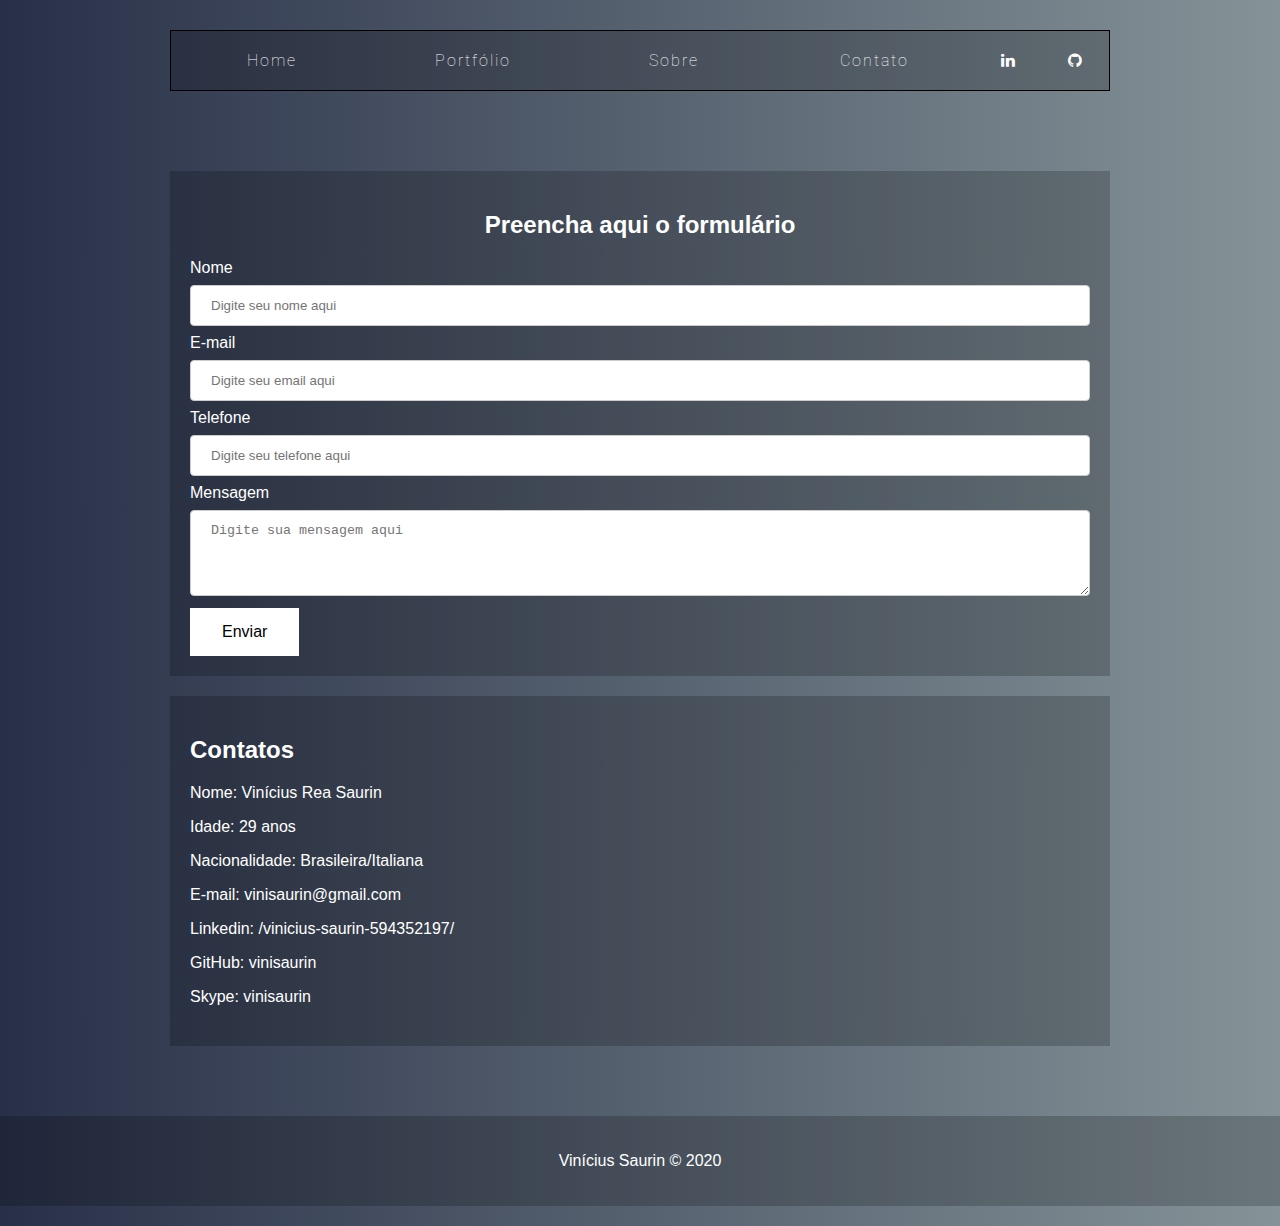
<file: contato.html>
<!DOCTYPE html>
<html lang = 'pt-br'>
    <head>
        <title> Entre em contato - Vinícius Saurin</title>
        <meta name = 'description' content = 'Portfólio de porjetos'>  <!-- Descrição do site -->
        <meta name = 'keywords' content = 'machine-learning machine learning data-science data science'> <!-- Palavras chave para os motores de busca -->
        <meta name = 'robots' content = 'index, follow'> <!-- Google indexa o site -->
        <meta charset= 'utf-8'> <!-- Compreender simbolos do português -->
        <meta name = 'author' content = 'Vinícius Saurin'> <!-- Autor do site -->
        <link rel = 'stylesheet' href='css/contato.css' type = 'text/css'>
        <link rel = 'stylesheet' href='css/fontawesome-free-5.11.2-web/css/all.min.css' type = 'text/css'>
        <link rel = 'stylesheet' href='css/fontawesome-free-5.11.2-web/css/brands.min.css' type = 'text/css'>
        <link href="https://fonts.googleapis.com/css?family=Roboto&display=swap" rel="stylesheet">
        <link rel = 'stylesheet' href='https://stackpath.bootstrapcdn.com/font-awesome/4.7.0/css/font-awesome.min.css' type = 'text/css'>
    </head>
    <body>
            
        <div class="wrapper">
            <nav class="flex-nav">
                <a href="#" class="toggleNav"> ☰ Menu</a>
                <ul>
                    <li><a href="index.html">Home</a></li>
                    <li><a href="portfolio_crise_diesel.html">Portfólio</a></li>
                    <li><a href="sobre.html">Sobre</a></li>
                    <li><a href="contato.html">Contato</a></li>
                    <li class="social">
                        <a href="https://www.linkedin.com/in/vinicius-saurin-594352197/">
                            <i class="fa fa-linkedin">
                            </i>
                        </a>
                    </li>
                    <li class="social">
                            <a href="http://github.com/vinisaurin/">
                                <i class="fa fa-github">
                                </i>
                            </a>
                    </li>
                    <!--
                    <li class="social">
                        <a href="https://www.hackerrank.com/vinisaurin">
                            <i class="fab fa-hackerrank">
                            </i>
                        </a>
                    </li>
                    <li class="social">
                        <a href="https://www.freecodecamp.org/vinisaurin">
                            <i class="fab fa-free-code-camp">
                            </i>
                        </a>
                    </li>
                    <li class="social">
                        <a href="https://www.kaggle.com/vinciussaurin">
                            <i class="fab fa-kaggle">
                            </i>
                        </a>
                    </li>
                    <li class="social">
                        <a href="https://stackoverflow.com/users/12397607/vinisaurin">
                            <i class="fab fa-stack-overflow">
                            </i>
                        </a>
                    </li>
                    -->
                </ul>
            </nav>
        </div>
        
        <div class="contatos">
            <section id="contato">
                <h2>Preencha aqui o formulário</h2>
                <form action="/contato/" method="POST">
                    <label for="nome">Nome</label>
                    <input type="text" name="nome" id="nome" placeholder="Digite seu nome aqui" required>
                    <br>
                    <label for="email">E-mail</label>
                    <input type="text" name="email" id="email" placeholder="Digite seu email aqui" required>
                    <br>
                    <label for="telefone">Telefone</label>
                    <input type="text" name="telefone" id="telefone" placeholder="Digite seu telefone aqui">
                    <br>
                    <label for="mensagem">Mensagem</label>
                    <textarea rows="4"  name="mensagem" id="mensagem" placeholder="Digite sua mensagem aqui" required></textarea>
                    <button type="submit">Enviar</button>
                    <br>
                </form>
            </section>

            
            <section id="informacoes">
                <div class="detalhes">
                    <h2>Contatos</h2>
                    <p>Nome: Vinícius Rea Saurin</p>
                    <p>Idade: 29 anos</p>
                    <p>Nacionalidade: Brasileira/Italiana</p>
                    <p>E-mail: vinisaurin@gmail.com</p>
                    <p>Linkedin: <a href="https://www.linkedin.com/in/vinicius-saurin-594352197/">/vinicius-saurin-594352197/</a> </p>
                    <p>GitHub: <a href="http://github.com/vinisaurin/">vinisaurin</a> </p>
                    <p>Skype: vinisaurin</p>
                </div>
                <div class="map">
                    <iframe src="https://www.google.com/maps/embed?pb=!1m18!1m12!1m3!1d235231.5856789882!2d-47.17112196601921!3d-22.8951606222319!2m3!1f0!2f0!3f0!3m2!1i1024!2i768!4f13.1!3m3!1m2!1s0x94c8c8f6a2552649%3A0x7475001c58043536!2sCampinas%20-%20SP!5e0!3m2!1spt-BR!2sbr!4v1574007833767!5m2!1spt-BR!2sbr" 
                        width="100%" height="306" frameborder="0" style="border:0;" allowfullscreen="">
                    </iframe>
                </div>
            </section>
        </div>
        <footer>
            <p> Vinícius Saurin &copy; 2020</p>
        </footer>

        <script src="https://ajax.googleapis.com/ajax/libs/jquery/3.4.1/jquery.min.js"></script>
        <script>
            $(function() {
                $('.toggleNav').on('click', function(){
                    $('.flex-nav ul').toggleClass('open');
                    // $('.flex-nav ul').slideToggle();
                });
            });
        </script>
    </body>
</html>
</file>
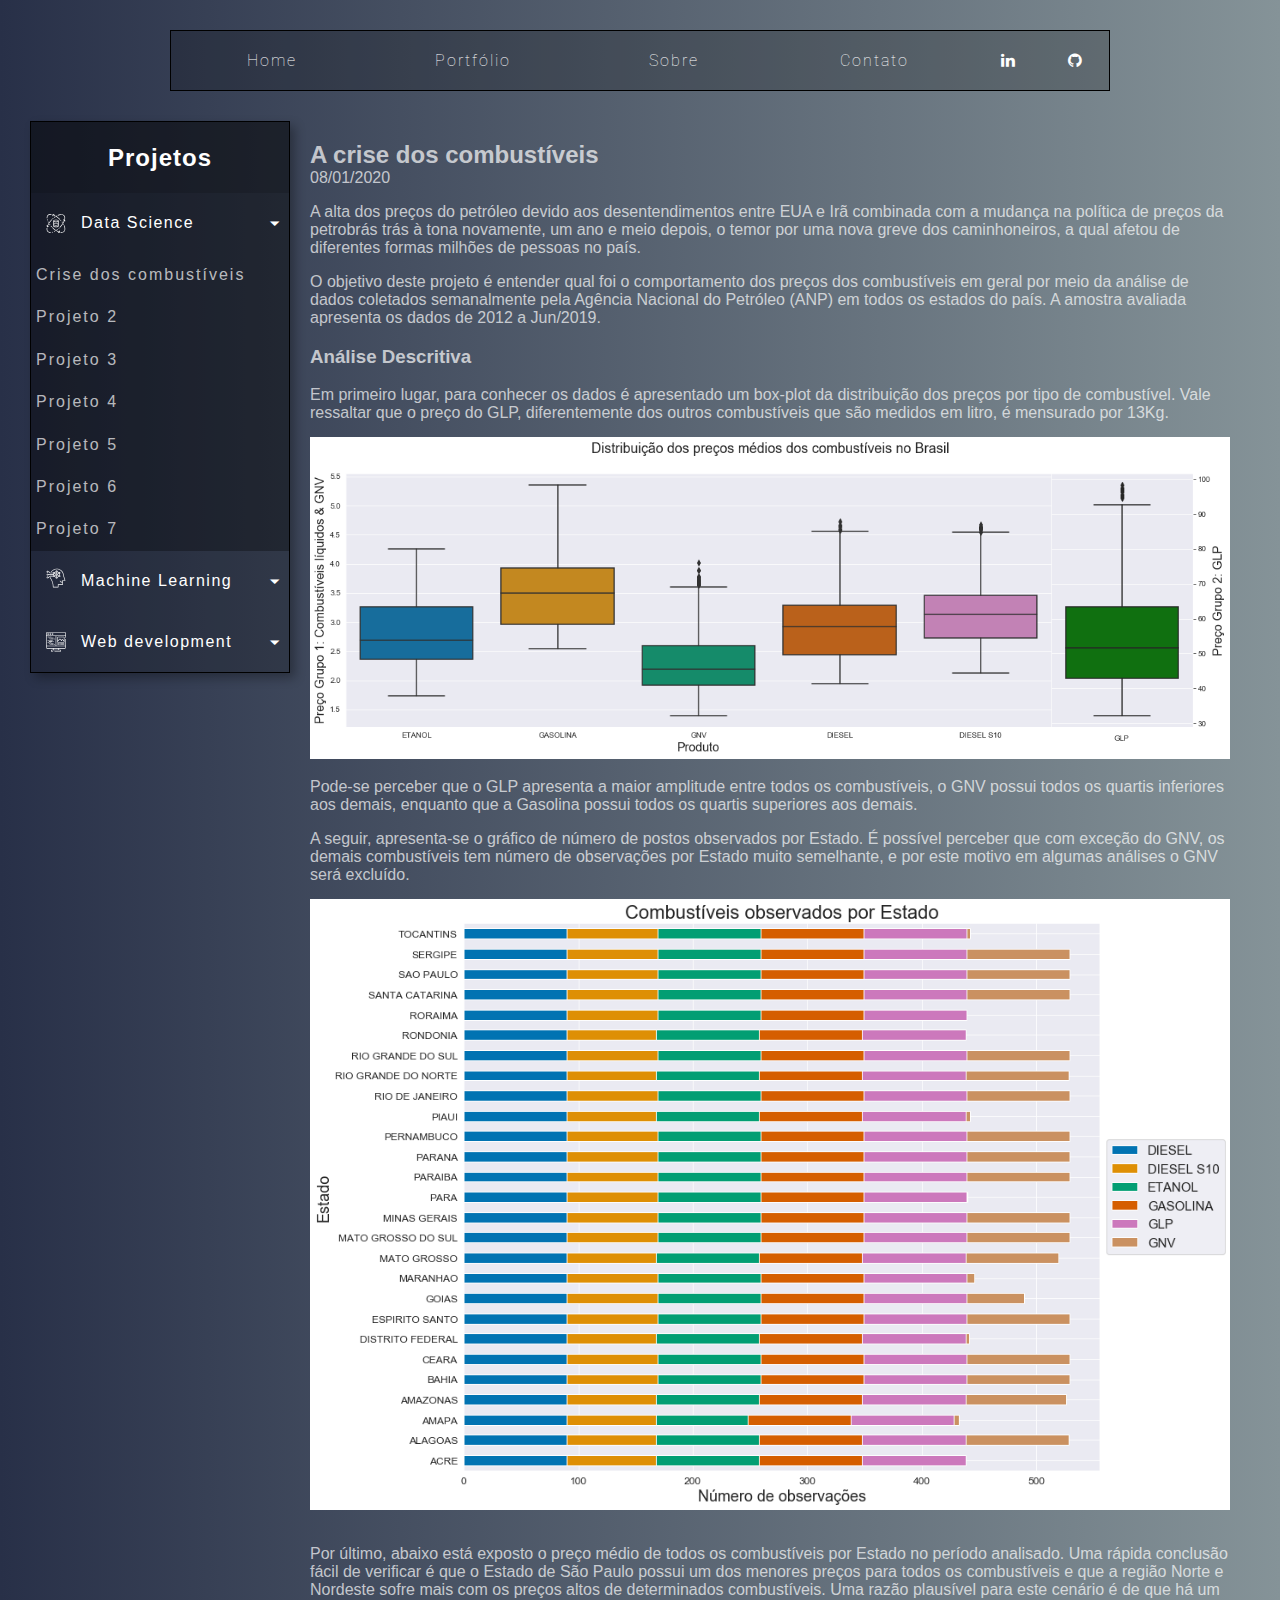
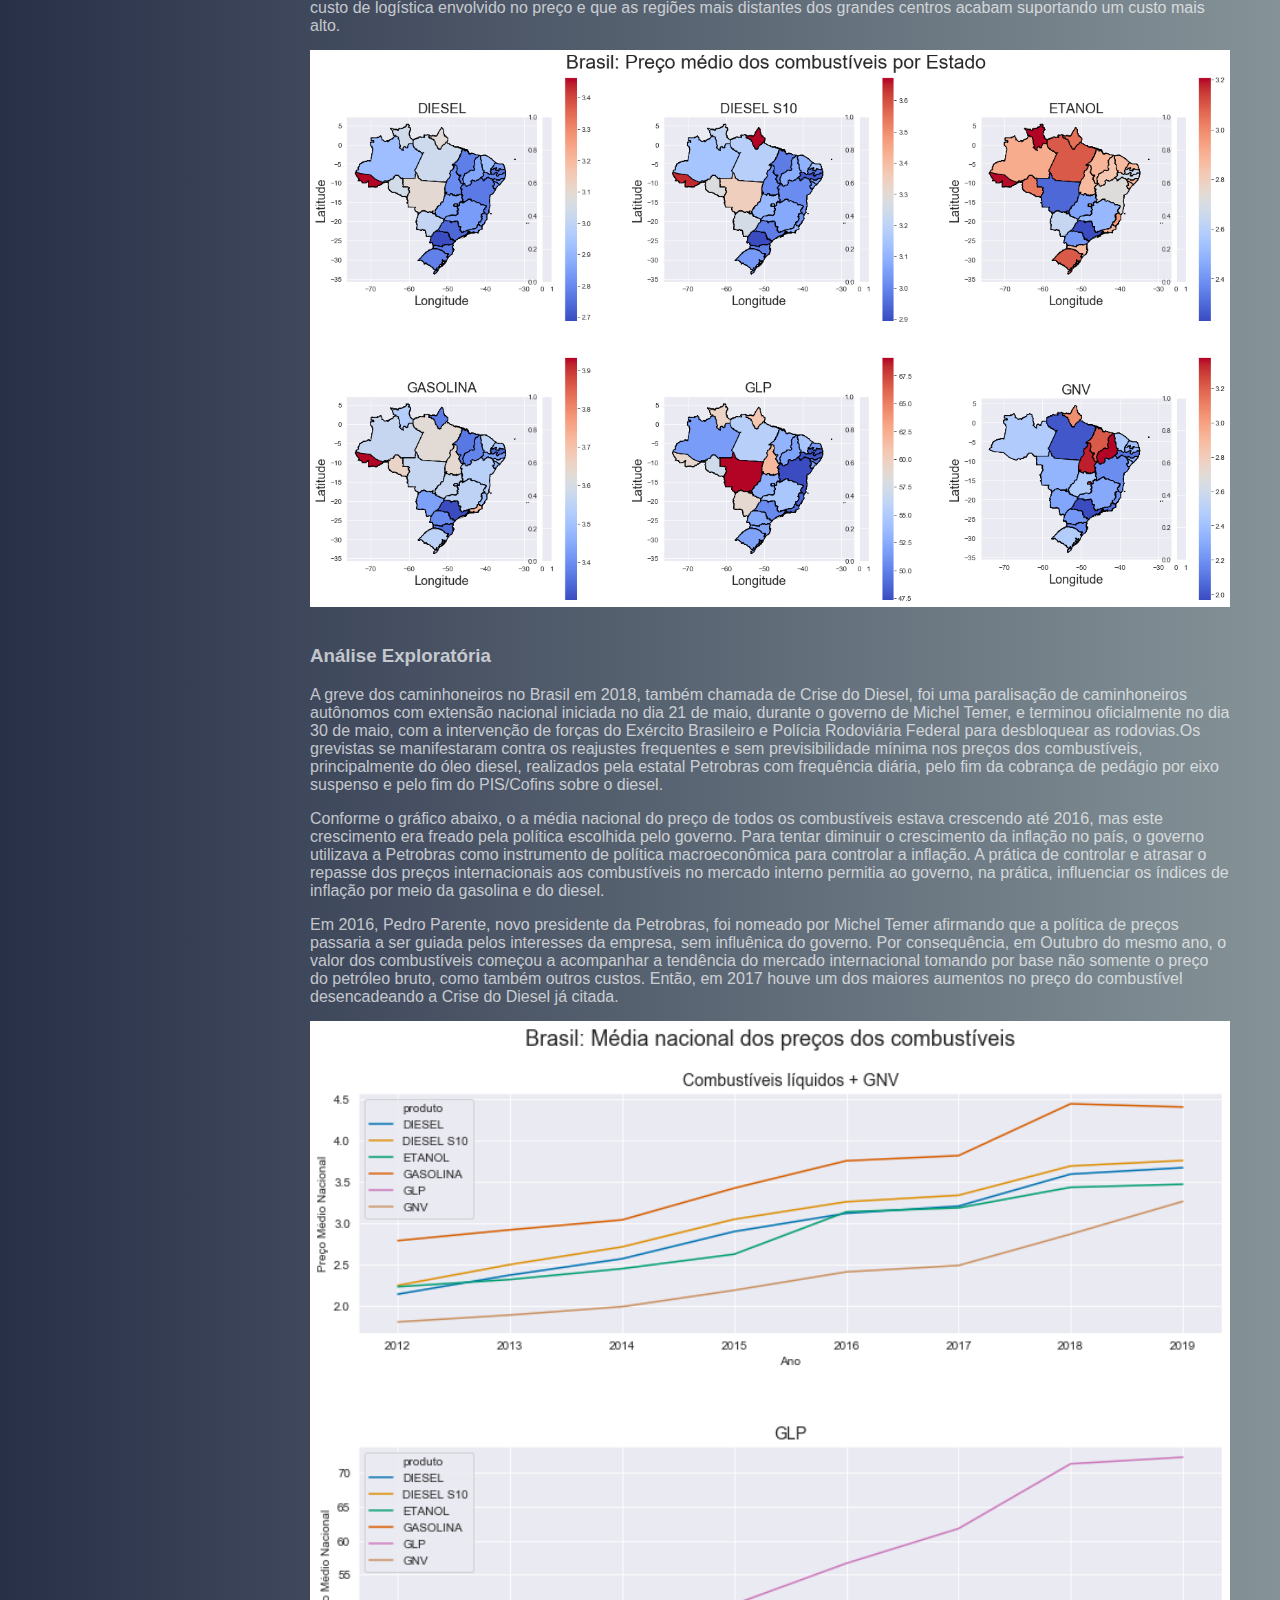
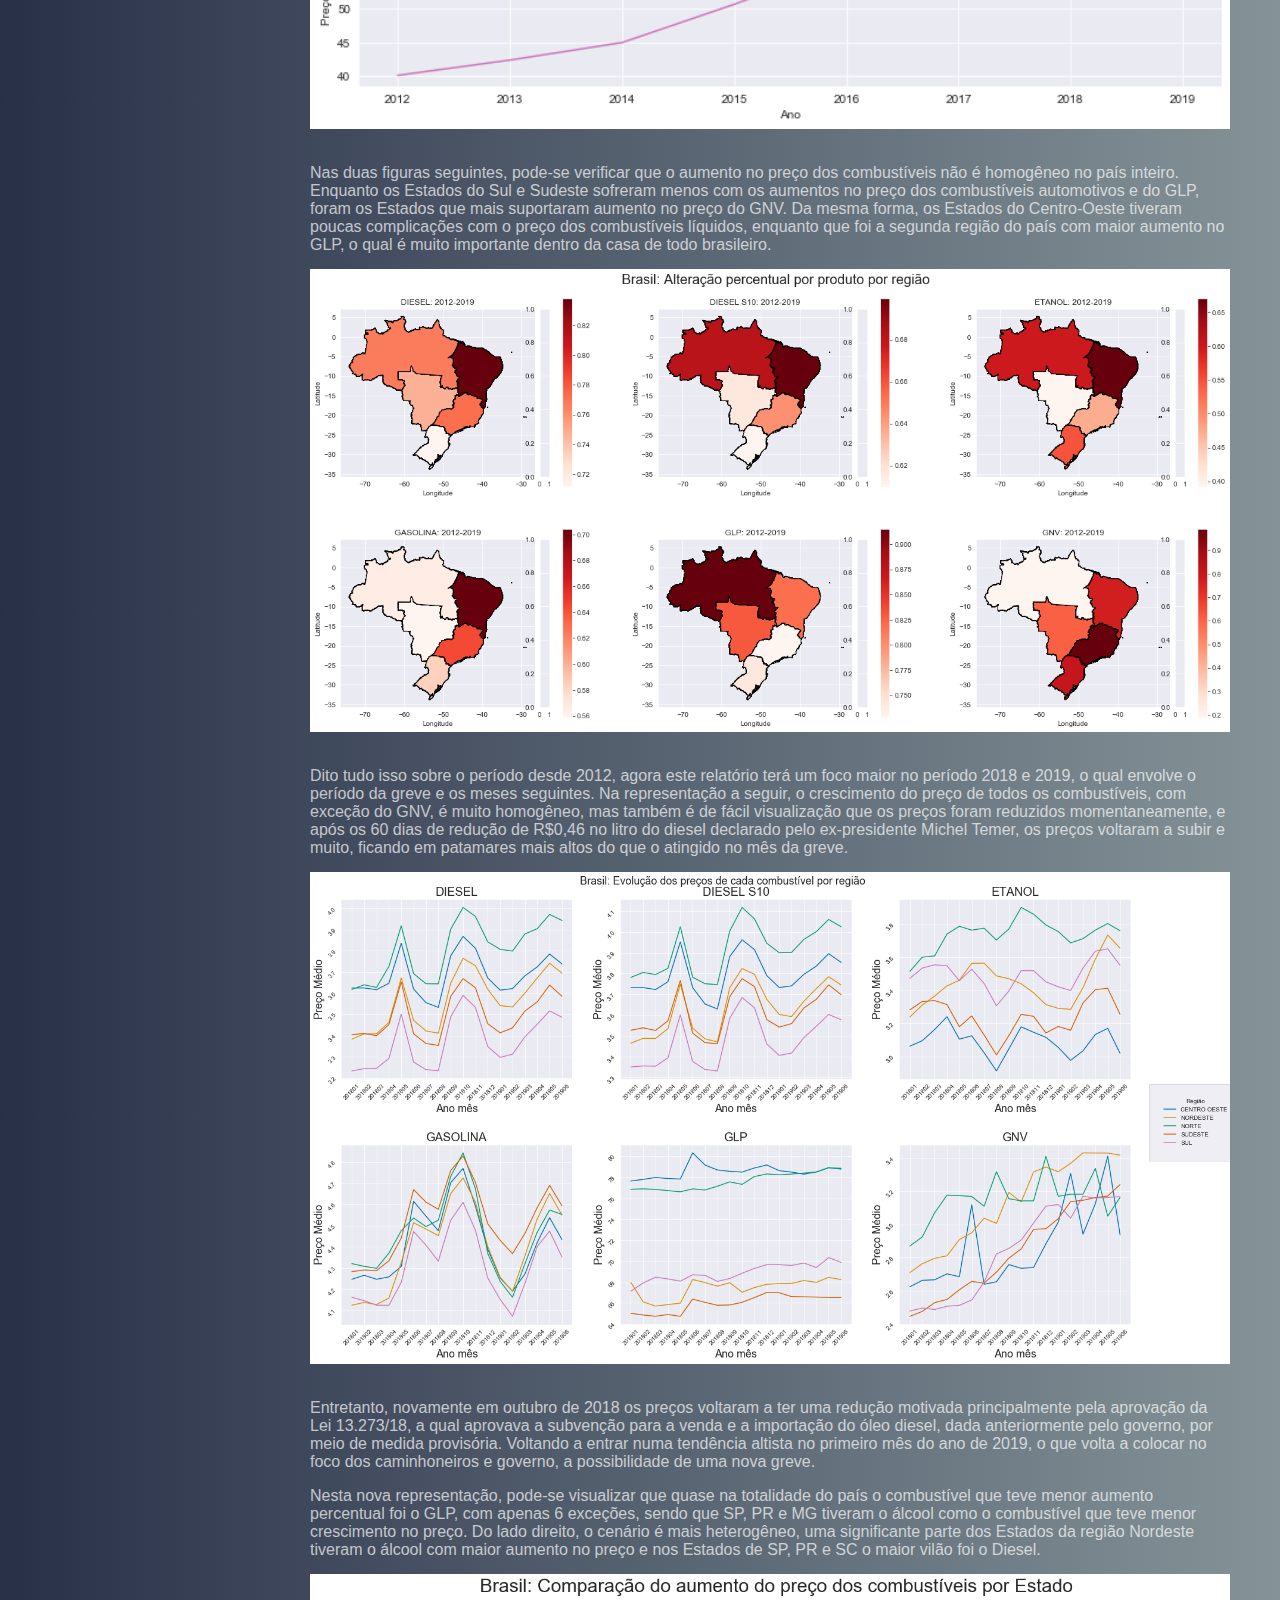
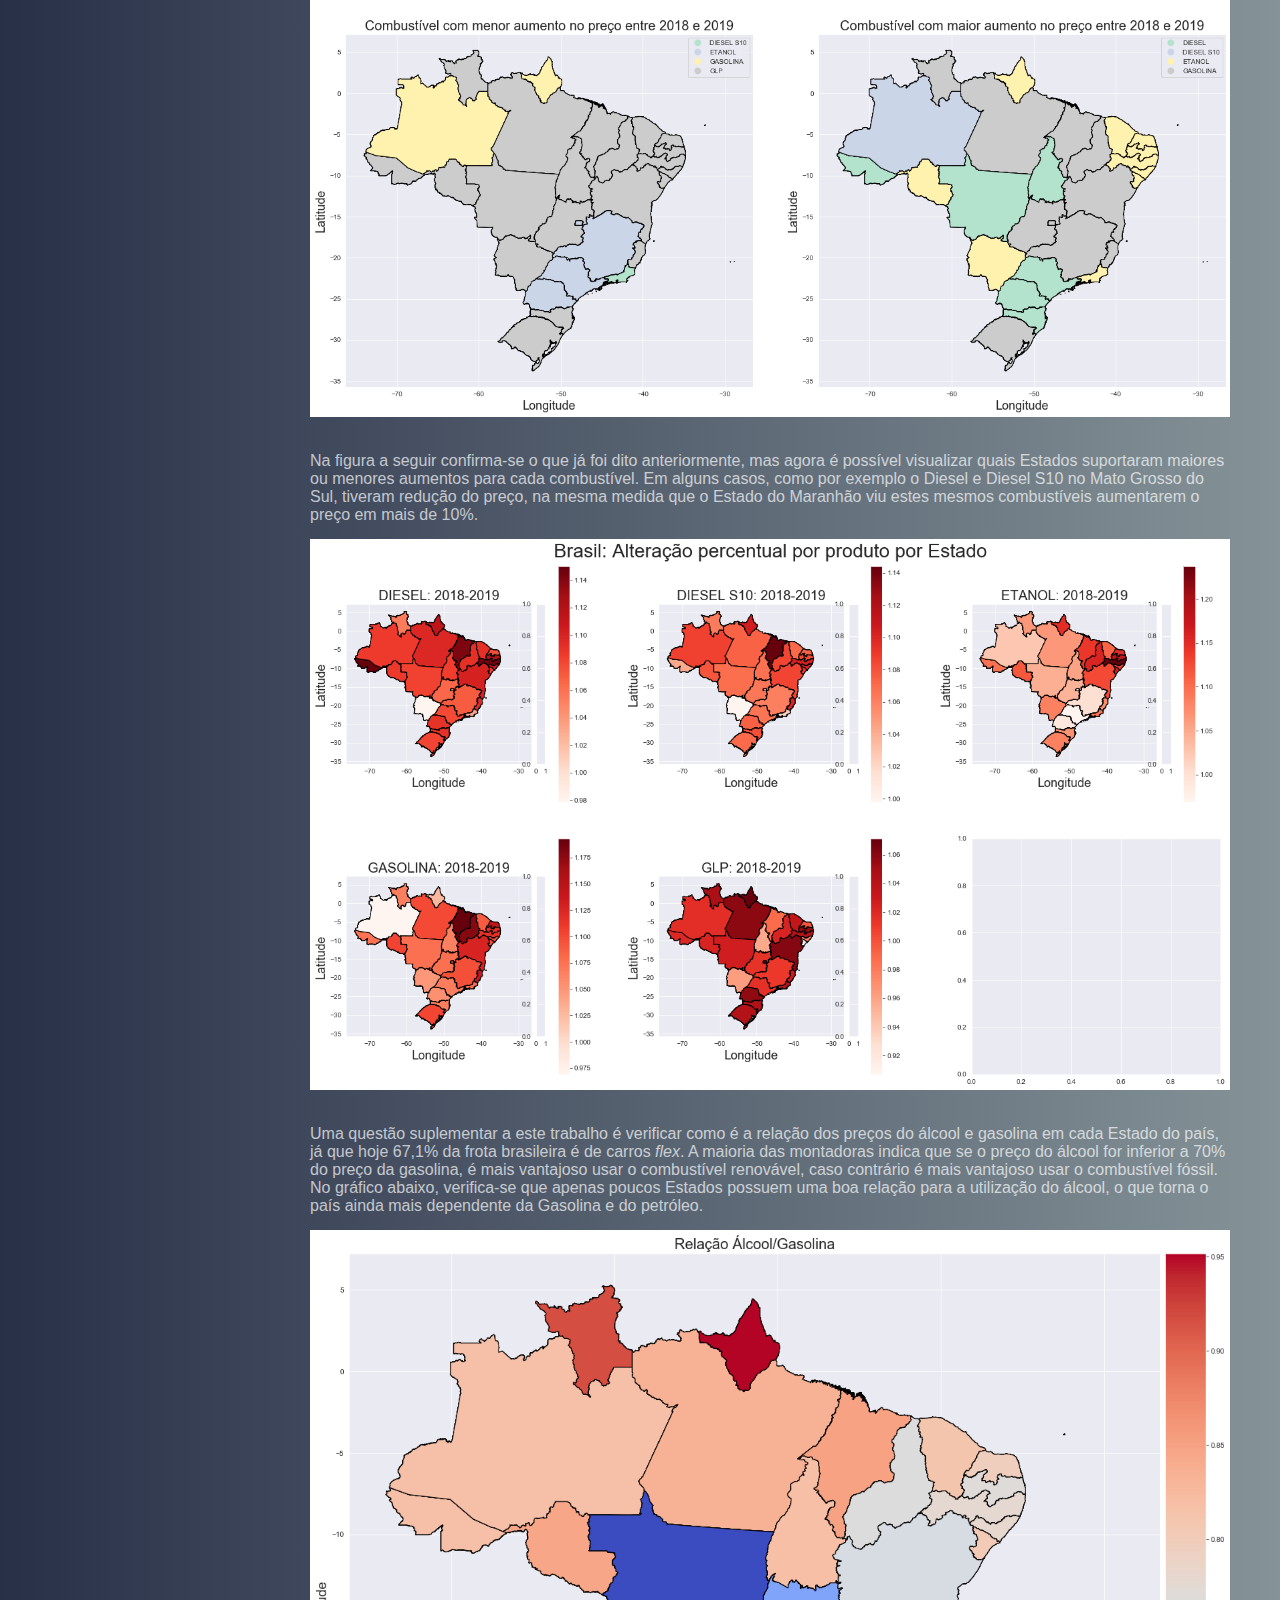
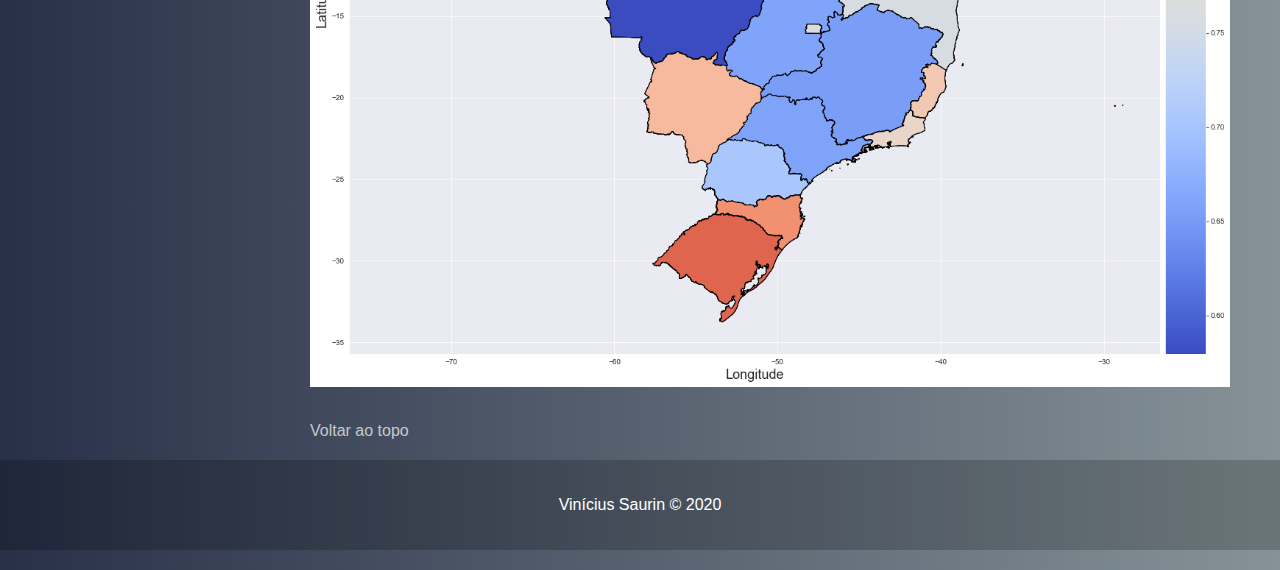
<file: portfolio_crise_diesel.html>
<!DOCTYPE html>
<html lang = 'pt-br'>
    <head>
        <title> Portfólio - Vinícius Saurin</title>
        <meta name = 'description' content = 'Portfólio de porjetos'>  <!-- Descrição do site -->
        <meta name = 'keywords' content = 'machine-learning machine learning data-science data science'> <!-- Palavras chave para os motores de busca -->
        <meta name = 'robots' content = 'index, follow'> <!-- Google indexa o site -->
        <meta charset= 'utf-8'> <!-- Compreender simbolos do português -->
        <meta name = 'author' content = 'Vinícius Saurin'> <!-- Autor do site -->
        <link rel = 'stylesheet' href='css/portfolio.css' type = 'text/css'>
        <link rel = 'stylesheet' href='css/fontawesome-free-5.11.2-web/css/all.min.css' type = 'text/css'>
        <link rel = 'stylesheet' href='css/fontawesome-free-5.11.2-web/css/brands.min.css' type = 'text/css'>
        <link href="https://fonts.googleapis.com/css?family=Roboto&display=swap" rel="stylesheet">
        <link rel = 'stylesheet' href='https://stackpath.bootstrapcdn.com/font-awesome/4.7.0/css/font-awesome.min.css' type = 'text/css'>
        <a name="topo"></a>
        <!-- <script src="https://kit.fontawesome.com/932aed5840.js" crossorigin="anonymous"></script> -->
    </head>
    <body>
            
        <div class="wrapper">
            <nav class="flex-nav">
                <a href="#" class="toggleNav"> ☰ Menu</a>
                <ul>
                    <li><a href="index.html">Home</a></li>
                    <li><a href="portfolio_crise_diesel.html">Portfólio</a></li>
                    <li><a href="sobre.html">Sobre</a></li>
                    <li><a href="contato.html">Contato</a></li>
                    <li class="social">
                        <a href="https://www.linkedin.com/in/vinicius-saurin-594352197/">
                            <i class="fa fa-linkedin">
                            </i>
                        </a>
                    </li>
                    <li class="social">
                            <a href="http://github.com/vinisaurin/">
                                <i class="fa fa-github">
                                </i>
                            </a>
                    </li>
                    <!--
                    <li class="social">
                        <a href="https://www.hackerrank.com/vinisaurin">
                            <i class="fab fa-hackerrank">
                            </i>
                        </a>
                    </li>
                    <li class="social">
                        <a href="https://www.freecodecamp.org/vinisaurin">
                            <i class="fab fa-free-code-camp">
                            </i>
                        </a>
                    </li>
                    <li class="social">
                        <a href="https://www.kaggle.com/vinciussaurin">
                            <i class="fab fa-kaggle">
                            </i>
                        </a>
                    </li>
                    <li class="social">
                        <a href="https://stackoverflow.com/users/12397607/vinisaurin">
                            <i class="fab fa-stack-overflow">
                            </i>
                        </a>
                    </li>
                    -->
                </ul>
            </nav>
        </div>
        
        <div class="hero">
            <div class="with-sidebar">
                <div class="sidebar">
                    <h2>Projetos</h2>
                    <ul>
                        <div class="nav-sidebar">
                            <div class="container-tp container-tp1 open">
                                <div class="container-img">
                                    <img src="medias/datascience.svg" alt="">
                                </div>
                                <a href="#" class="toggleNav-sb1 open">Data Science <span>▼</span></a>                 
                            </div>
                            <ul class="sb1 open">
                                <li> <a href="portfolio_crise_diesel.html" class="link-portfolio"> Crise dos combustíveis</a></li>
                                <li> <a href="" class="link-portfolio"> Projeto 2</a></li>
                                <li> <a href="" class="link-portfolio"> Projeto 3 </a></li>
                                <li> <a href="" class="link-portfolio"> Projeto 4 </a></li>
                                <li> <a href="" class="link-portfolio"> Projeto 5 </a></li>
                                <li> <a href="" class="link-portfolio"> Projeto 6 </a></li>
                                <li> <a href="" class="link-portfolio"> Projeto 7 </a></li>
                            </ul>
                            <div class="container-tp container-tp2">
                                <div class="conteiner-img">
                                    <img src="medias/machine-learning.svg" alt="">
                                </div>
                                <a href="#" class="toggleNav-sb2">Machine Learning<span>▼</span></a>
                            </div>
                            <ul class="sb2">
                                <li> <a href="" class="link-portfolio"> Projeto 1</a></li>
                                <li> <a href="" class="link-portfolio"> Projeto 2</a></li>
                                <li> <a href="" class="link-portfolio"> Projeto 3</a></li>
                                <li> <a href="" class="link-portfolio"> Projeto 4</a></li>
                                <li> <a href="" class="link-portfolio"> Projeto 5</a></li>
                                <li> <a href="" class="link-portfolio"> Projeto 6</a></li>
                                <li> <a href="" class="link-portfolio"> Projeto 7</a></li>
                            </ul>
                            <div class="container-tp container-tp3">
                                <div class="container-img">
                                    <img src="medias/web-development.svg" alt="">
                                </div>
                                <a href="#" class="toggleNav-sb3">Web development<span>▼</span></a>
                            </div>                                
                            <ul class="sb3">
                                <li> <a href="" class="link-portfolio"> Projeto 1</a></li>
                                <li> <a href="" class="link-portfolio"> Projeto 2</a></li>
                                <li> <a href="" class="link-portfolio"> Projeto 3</a></li>
                                <li> <a href="" class="link-portfolio"> Projeto 4</a></li>
                                <li> <a href="" class="link-portfolio"> Projeto 5</a></li>
                                <li> <a href="" class="link-portfolio"> Projeto 6</a></li>
                                <li> <a href="" class="link-portfolio"> Projeto 7</a></li>
                            </ul>
                        </div>
                    </ul>
                </div>
                <div class="not-sidebar">
                    <h2> A crise dos combustíveis</h2>
                    <time>08/01/2020</time>
                    <article>
                        <p>
                            A alta dos preços do petróleo devido aos desentendimentos entre EUA e Irã combinada com
                            a mudança na política de preços da petrobrás trás à tona novamente, um ano e meio depois, 
                            o temor por uma nova greve dos caminhoneiros, a qual afetou de diferentes formas milhões
                            de pessoas no país.
                        </p>
                        <p>
                            O objetivo deste projeto é entender qual foi o comportamento dos preços dos combustíveis em 
                            geral por meio da análise de dados coletados semanalmente pela Agência Nacional do Petróleo (ANP)
                            em todos os estados do país. A amostra avaliada apresenta os dados de 2012 a Jun/2019.
                        </p>
                        <h3>Análise Descritiva</h3>
                        <p>
                            Em primeiro lugar, para conhecer os dados é apresentado um box-plot da distribuição dos preços
                            por tipo de combustível. Vale ressaltar que o preço do GLP, diferentemente dos outros
                            combustíveis que são medidos em litro, é mensurado por 13Kg.
                            <img src="medias/combustiveis/boxplot_medias.png" alt="Box-plot">

                            Pode-se perceber que o GLP apresenta a maior amplitude entre todos os combustíveis, o GNV 
                            possui todos os quartis inferiores aos demais, enquanto que a Gasolina possui todos os quartis
                            superiores aos demais.
                        </p>
                        <p>
                            A seguir, apresenta-se o gráfico de número de postos observados por Estado. É possível perceber que
                            com exceção do GNV, os demais combustíveis tem número de observações por Estado muito semelhante, e por
                            este motivo em algumas análises o GNV será excluído.
                            <img src="medias/combustiveis/observacoes_por_estado.png" alt="Número de observações por Estado">
                        </p>
                        <p>
                            Por último, abaixo está exposto o preço médio de todos os combustíveis por Estado no período analisado.
                            Uma rápida conclusão fácil de verificar é que o Estado de São Paulo possui um dos menores preços para 
                            todos os combustíveis e que a região Norte e Nordeste sofre mais com os preços altos de determinados combustíveis. 
                            Uma razão plausível para este cenário é de que há um custo de logística envolvido no preço e que as regiões mais distantes dos
                            grandes centros acabam suportando um custo mais alto.
                            <img src="medias/combustiveis/preco_med_estado.png" alt="Preço médio por Estado">
                        </p>


                        <h3>Análise Exploratória</h3>
                        <p>
                            A greve dos caminhoneiros no Brasil em 2018, também chamada de Crise do Diesel, foi uma paralisação de caminhoneiros autônomos 
                            com extensão nacional iniciada no dia 21 de maio, durante o governo de Michel Temer, e terminou oficialmente no dia 30 
                            de maio, com a intervenção de forças do Exército Brasileiro e Polícia Rodoviária Federal para desbloquear as rodovias.Os grevistas 
                            se manifestaram contra os reajustes frequentes e sem previsibilidade mínima nos preços dos combustíveis, principalmente do óleo diesel, 
                            realizados pela estatal Petrobras com frequência diária, pelo fim da cobrança de pedágio por eixo suspenso e pelo fim do PIS/Cofins sobre o diesel.
                        </p>
                        <p>
                            Conforme o gráfico abaixo, o a média nacional do preço de todos os combustíveis estava crescendo até 2016, mas este crescimento era freado pela política
                            escolhida pelo governo. Para tentar diminuir o crescimento da inflação no país, o governo utilizava a Petrobras como instrumento de 
                            política macroeconômica para controlar a inflação. A prática de controlar e atrasar o repasse dos preços internacionais aos combustíveis
                            no mercado interno permitia ao governo, na prática, influenciar os índices de inflação por meio da gasolina e do diesel.
                        </p>
                        <p>
                            Em 2016, Pedro Parente, novo presidente da Petrobras, foi nomeado por Michel Temer afirmando que a política de preços passaria a ser
                            guiada pelos interesses da empresa, sem influênica do governo. Por consequência, em Outubro do mesmo ano, o valor dos combustíveis começou 
                            a acompanhar a tendência do mercado internacional tomando por base não somente o preço do petróleo bruto, como também outros custos. Então,
                            em 2017 houve um dos maiores aumentos no preço do combustível desencadeando a Crise do Diesel já citada.
                            <img src="medias/combustiveis/evolucao_preco_nacional_2012_19.png" alt="Evolução dos preços dos combustíveis de 2012 a 2019">
                        </p>
                        <p>
                            Nas duas figuras seguintes, pode-se verificar que o aumento no preço dos combustíveis não é homogêneo no país inteiro. Enquanto os Estados do
                            Sul e Sudeste sofreram menos com os aumentos no preço dos combustíveis automotivos e do GLP, foram os Estados que mais suportaram aumento no
                            preço do GNV. Da mesma forma, os Estados do Centro-Oeste tiveram poucas complicações com o preço dos combustíveis líquidos, enquanto que foi a
                            segunda região do país com maior aumento no GLP, o qual é muito importante dentro da casa de todo brasileiro.
                            <img src="medias/combustiveis/alt_pct_prod_reg.png" alt="Alteração do preço por Macrorregião">
                        </p>
                        <p>
                            Dito tudo isso sobre o período desde 2012, agora este relatório terá um foco maior no período 2018 e 2019, o qual envolve o período da greve e os meses seguintes.
                            Na representação a seguir, o crescimento do preço de todos os combustíveis, com exceção do GNV, é muito homogêneo, mas também é de fácil visualização 
                            que os preços foram reduzidos momentaneamente, e após os 60 dias de redução de R$0,46 no litro do diesel declarado pelo ex-presidente Michel Temer, os
                            preços voltaram a subir e muito, ficando em patamares mais altos do que o atingido no mês da greve. 
                            <img src="medias/combustiveis/preco_comb_201819_regiao.png" alt="Evolução dos preços por Macrorregião em 2018 e 2019">
                        </p>
                        <p>
                            Entretanto, novamente em outubro de 2018 os preços voltaram a ter uma redução motivada principalmente pela aprovação da Lei 13.273/18, a qual aprovava a subvenção 
                            para a venda e a importação do óleo diesel, dada anteriormente pelo governo, por meio de medida provisória. Voltando a entrar numa tendência altista no primeiro mês 
                            do ano de 2019, o que volta a colocar no foco dos caminhoneiros e governo, a possibilidade de uma nova greve.
                        </p>
                        <p>
                            Nesta nova representação, pode-se visualizar que quase na totalidade do país o combustível que teve menor aumento percentual foi o GLP, com apenas 6 exceções, sendo
                            que SP, PR e MG tiveram o álcool como o combustível que teve menor crescimento no preço. Do lado direito, o cenário é mais heterogêneo, uma significante parte dos Estados 
                            da região Nordeste tiveram o álcool com maior aumento no preço e nos Estados de SP, PR e SC o maior vilão foi o Diesel.
                            <img src="medias/combustiveis/maior_menor_aumento.png" alt="Combustíveis com maior e menor alteração percentual">
                        </p>
                        <p>
                            Na figura a seguir confirma-se o que já foi dito anteriormente, mas agora é possível visualizar quais Estados suportaram maiores ou menores aumentos para cada combustível.
                            Em alguns casos, como por exemplo o Diesel e Diesel S10 no Mato Grosso do Sul, tiveram redução do preço, na mesma medida que o Estado do Maranhão viu estes mesmos combustíveis
                            aumentarem o preço em mais de 10%.
                            <img src="medias/combustiveis/alt_prc_estado_18_19.png" alt="Alteração percentual no preço nos anos de 2018 e 2019">
                        </p>
                        <p>
                            Uma questão suplementar a este trabalho é verificar como é a relação dos preços do álcool e gasolina em cada Estado do país, já que hoje 67,1% da frota brasileira é de carros <i>flex</i>. 
                            A maioria das montadoras indica que se o preço do álcool for inferior a 70% do preço da gasolina, é mais vantajoso usar o combustível renovável, caso contrário é mais vantajoso usar o 
                            combustível fóssil. No gráfico abaixo, verifica-se que apenas poucos Estados possuem uma boa relação para a utilização do álcool, o que torna o país ainda mais dependente da Gasolina e do
                            petróleo.
                            <img src="medias/combustiveis/rel_alcool_gasolina.png" alt="Relação álcool/gasolina nos Estados brasileiros">
                        </p>
                    </article>
                    <a href="#topo" id="BackToTop">Voltar ao topo</a>
                </div>
            </div>
        </div>
        <footer>
            <p> Vinícius Saurin &copy; 2020</p>
        </footer>
        <script src="https://ajax.googleapis.com/ajax/libs/jquery/3.4.1/jquery.min.js"></script>
        <script>
            $(function() {
                $('.toggleNav').on('click', function(){
                    $('.flex-nav ul').toggleClass('open');
                    // $('.flex-nav ul').slideToggle();
                });
            });
            // $(function() {
            //     $('.toggleNav-sb1').on('click', function(){
            //         $('.nav-sidebar .sb1').toggleClass('open');
            //         $('.toggleNav-sb1').toggleClass('open');
            //         // $('.flex-nav ul').slideToggle();
            //     });
            // });
            // $(function() {
            //     $('.toggleNav-sb2').on('click', function(){
            //         $('.toggleNav-sb2').toggleClass('open');
            //         $('.nav-sidebar .sb2').toggleClass('open');
            //         // $('.flex-nav ul').slideToggle();
            //     });
            // });
            // $(function() {
            //     $('.toggleNav-sb3').on('click', function(){
            //         $('.nav-sidebar .sb3').toggleClass('open');
            //         $('.toggleNav-sb3').toggleClass('open');
            //         // $('.flex-nav ul').slideToggle();
            //     });
            // });
            $(function() {
                $('.container-tp1').on('click', function(){
                    $('.nav-sidebar .sb1').toggleClass('open');
                    $('.container-tp1').toggleClass('open');
                    // $('.flex-nav ul').slideToggle();
                });
            });
            $(function() {
                $('.container-tp2').on('click', function(){
                    $('.nav-sidebar .sb2').toggleClass('open');
                    $('.container-tp2').toggleClass('open');
                    // $('.flex-nav ul').slideToggle();
                });
            });
            $(function() {
                $('.container-tp3').on('click', function(){
                    $('.nav-sidebar .sb3').toggleClass('open');
                    $('.container-tp3').toggleClass('open');
                    // $('.flex-nav ul').slideToggle();
                });
            });
        </script>
    </body>
</html>
</file>
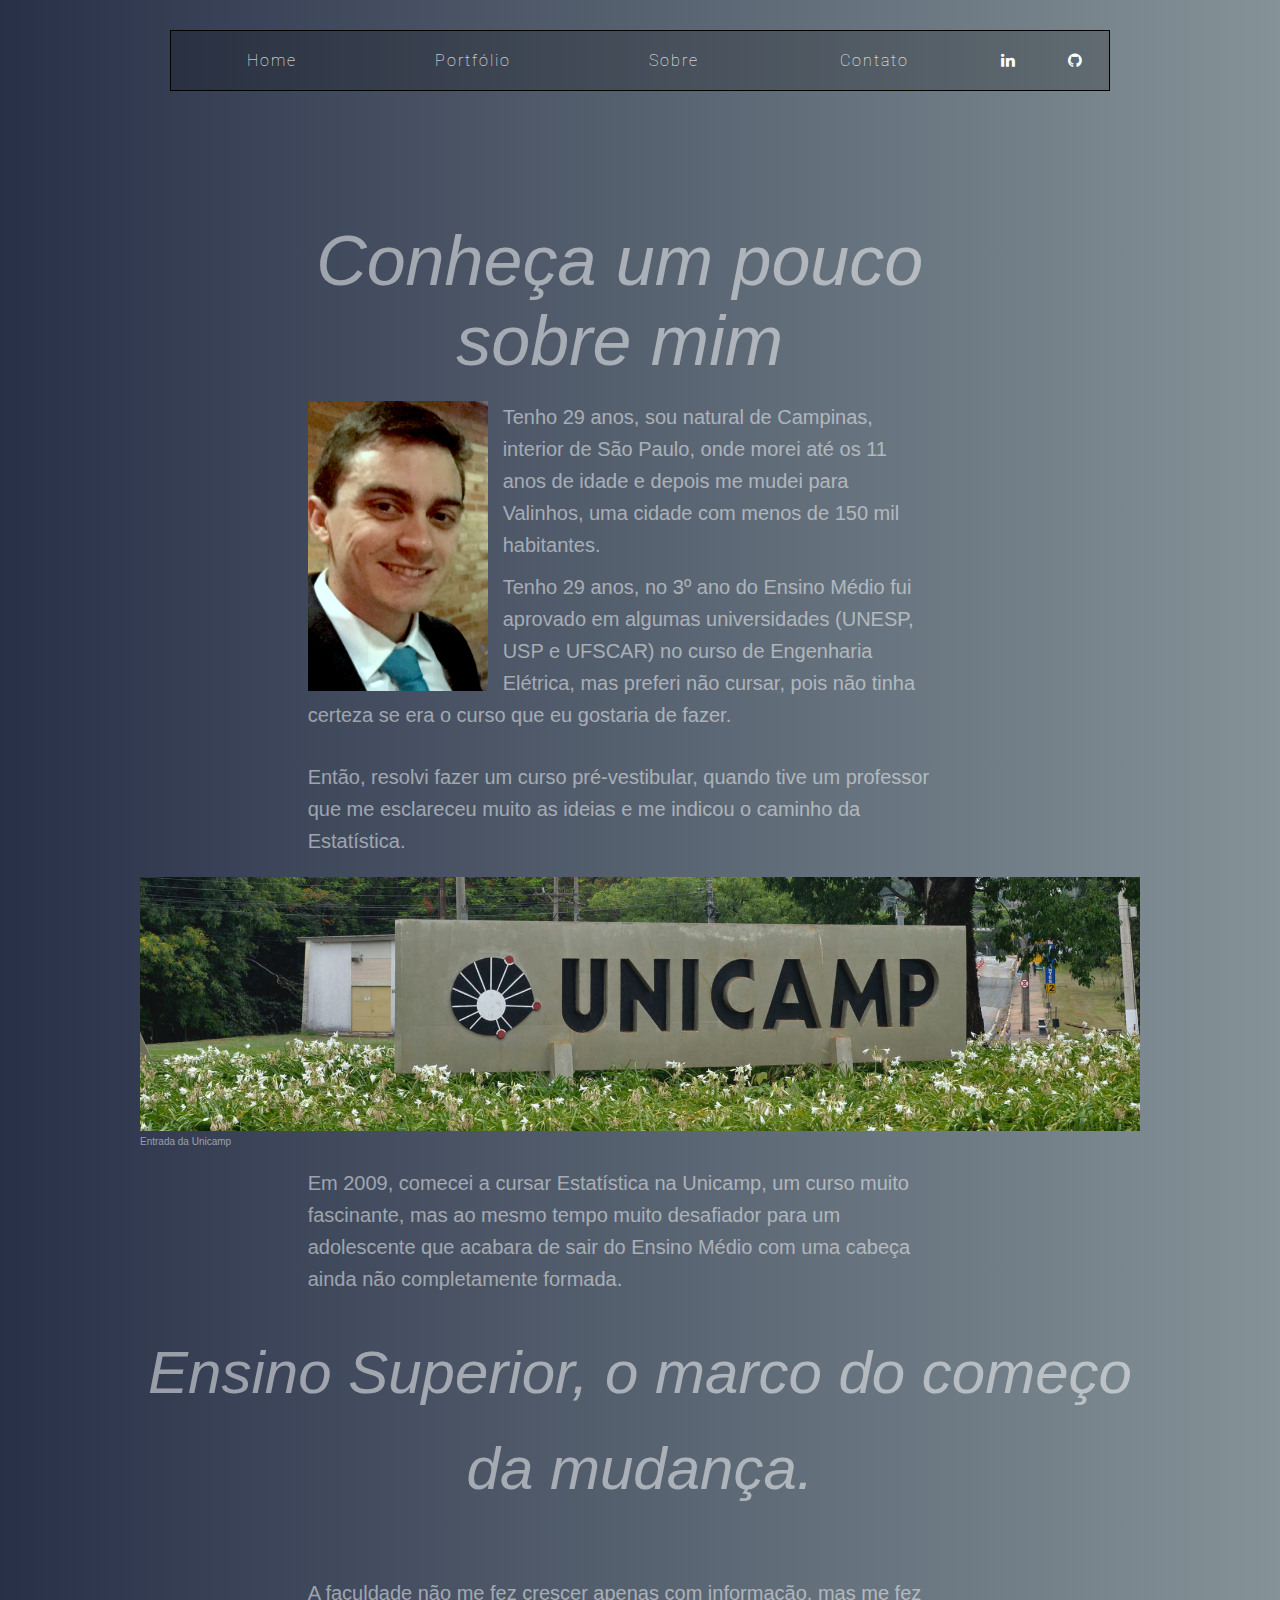
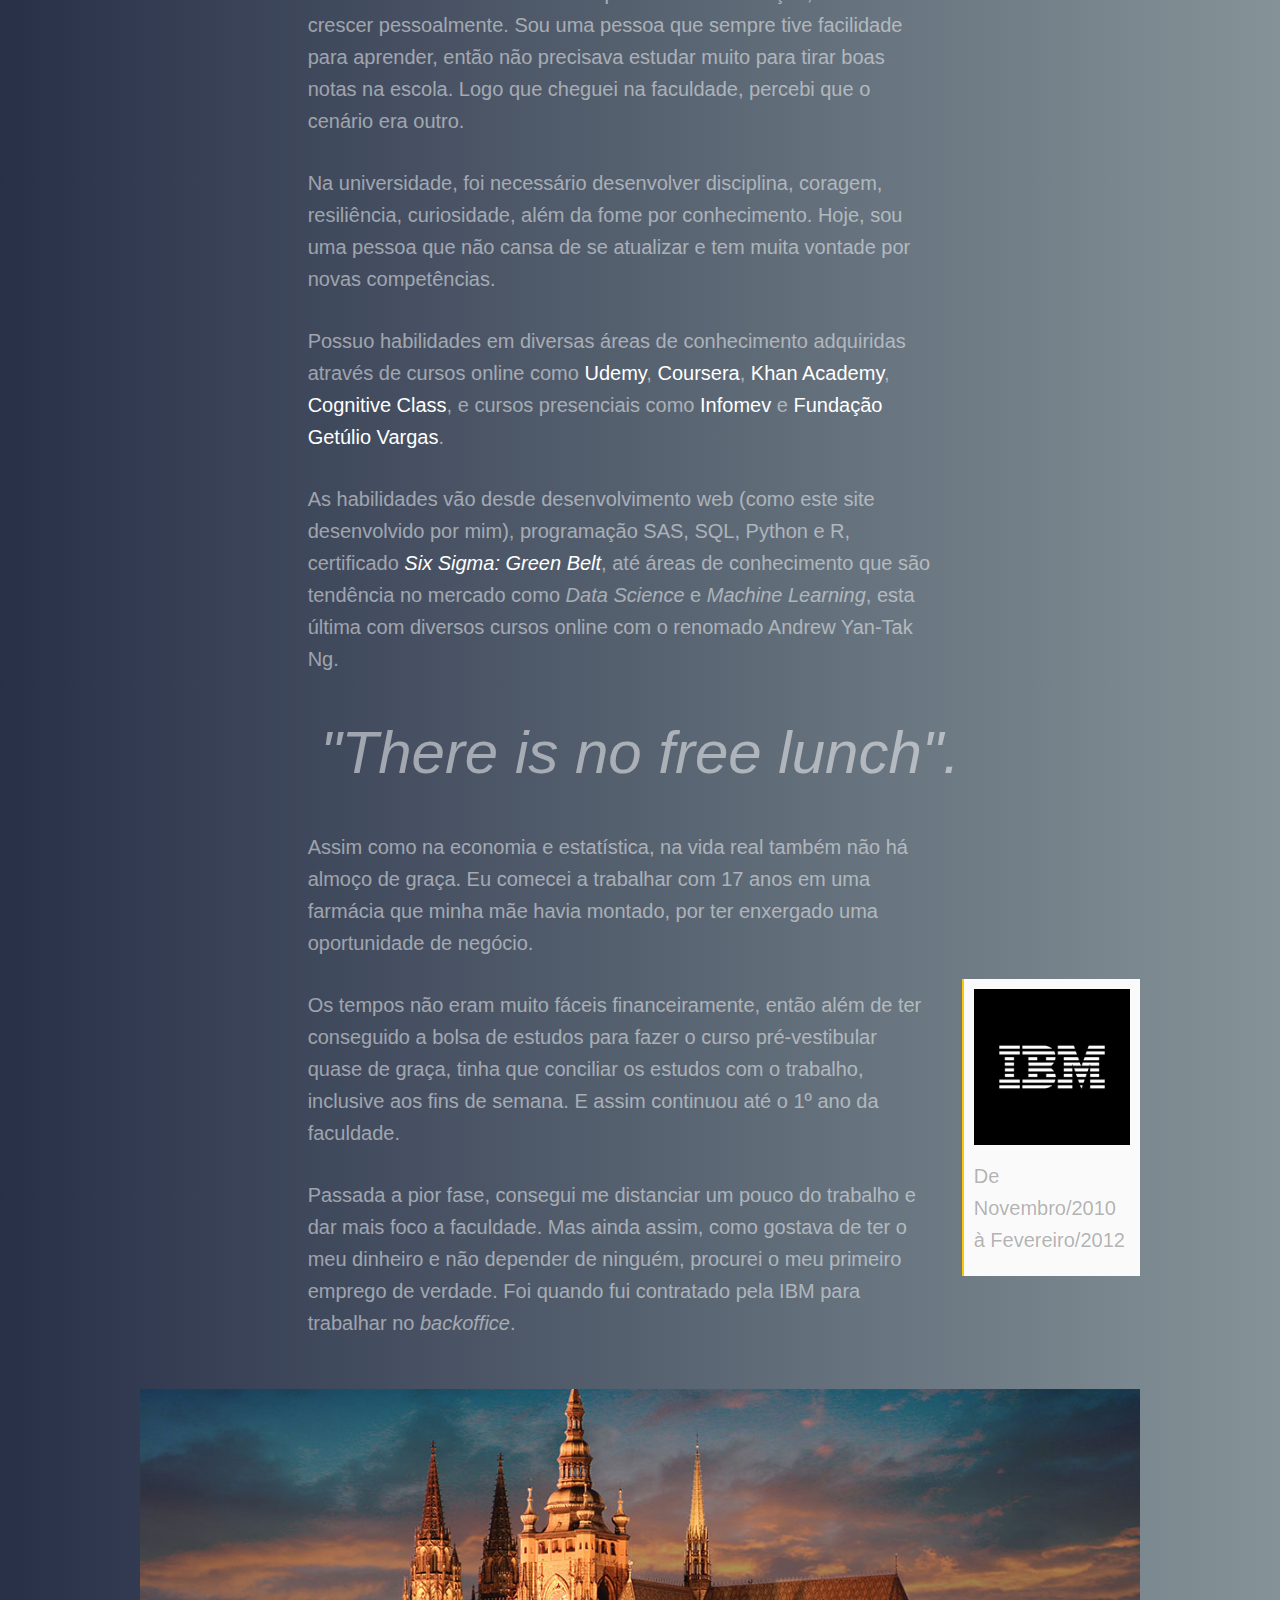
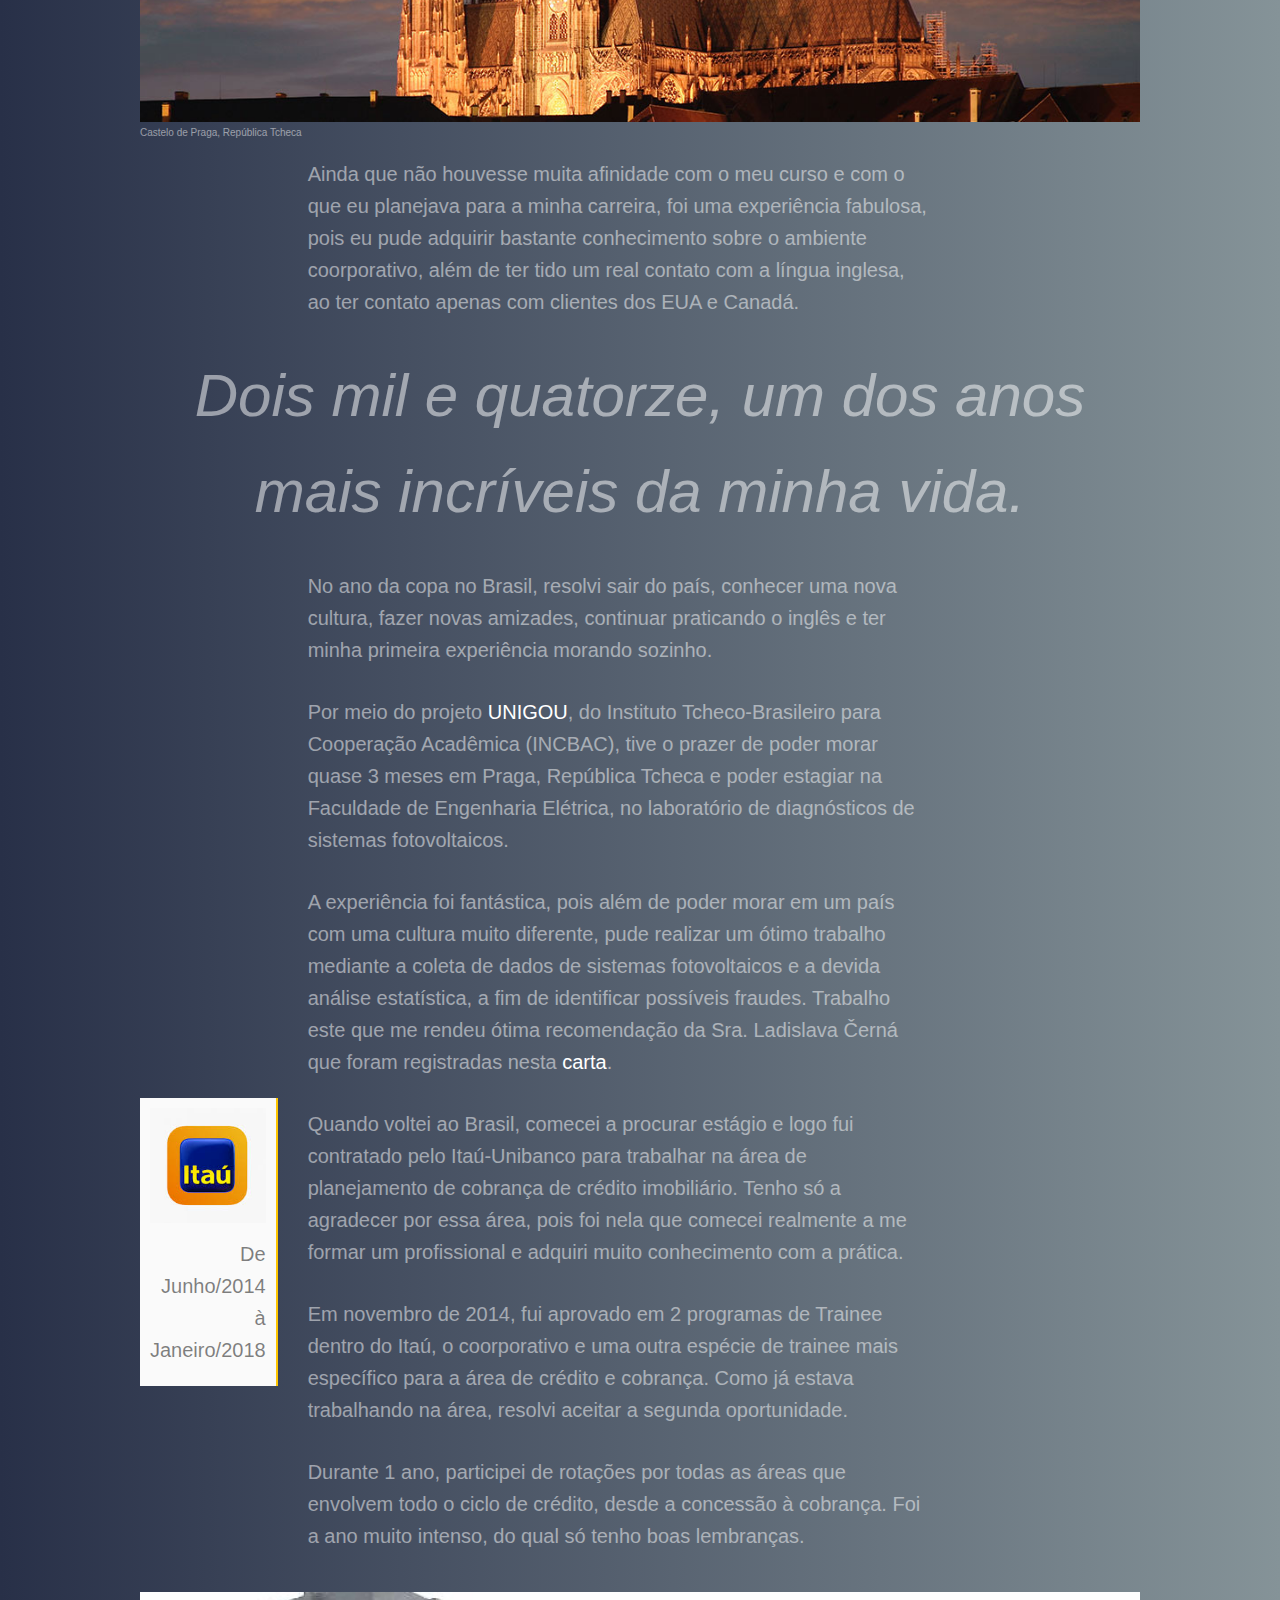
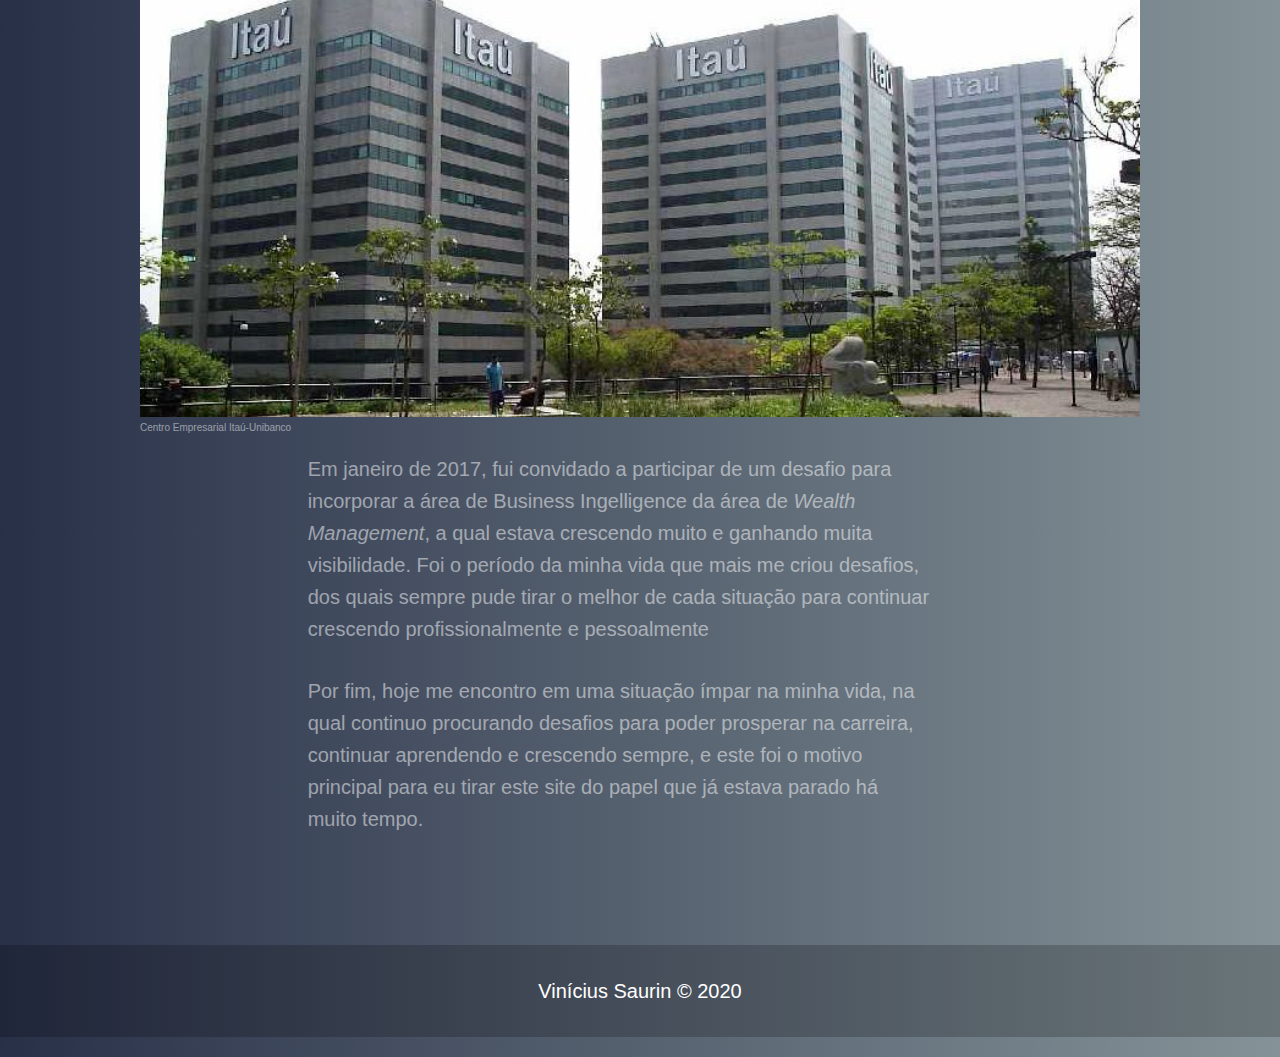
<file: sobre.html>
<!DOCTYPE html>
<html lang = 'pt-br'>
    <head>
        <title> Sobre mim - Vinícius Saurin</title>
        <meta name = 'description' content = 'Portfólio de porjetos'>  <!-- Descrição do site -->
        <meta name = 'keywords' content = 'machine-learning machine learning data-science data science'> <!-- Palavras chave para os motores de busca -->
        <meta name = 'robots' content = 'index, follow'> <!-- Google indexa o site -->
        <meta charset= 'utf-8'> <!-- Compreender simbolos do português -->
        <meta name = 'author' content = 'Vinícius Saurin'> <!-- Autor do site -->
        <link rel = 'stylesheet' href='css/sobre.css' type = 'text/css'>
        <link rel = 'stylesheet' href='css/fontawesome-free-5.11.2-web/css/all.min.css' type = 'text/css'>
        <link rel = 'stylesheet' href='css/fontawesome-free-5.11.2-web/css/brands.min.css' type = 'text/css'>
        <link href="https://fonts.googleapis.com/css?family=Roboto&display=swap" rel="stylesheet">
        <link rel = 'stylesheet' href='https://stackpath.bootstrapcdn.com/font-awesome/4.7.0/css/font-awesome.min.css' type = 'text/css'>
    </head>
    <body>
            
        <div class="wrapper">
            <nav class="flex-nav">
                <a href="#" class="toggleNav"> ☰ Menu</a>
                <ul>
                    <li><a href="index.html">Home</a></li>
                    <li><a href="portfolio_crise_diesel.html">Portfólio</a></li>
                    <li><a href="sobre.html">Sobre</a></li>
                    <li><a href="contato.html">Contato</a></li>
                    <li class="social">
                        <a href="https://www.linkedin.com/in/vinicius-saurin-594352197/">
                            <i class="fa fa-linkedin">
                            </i>
                        </a>
                    </li>
                    <li class="social">
                            <a href="http://github.com/vinisaurin/">
                                <i class="fa fa-github">
                                </i>
                            </a>
                    </li>
                    <!--
                    <li class="social">
                        <a href="https://www.hackerrank.com/vinisaurin">
                            <i class="fab fa-hackerrank">
                            </i>
                        </a>
                    </li>
                    <li class="social">
                        <a href="https://www.freecodecamp.org/vinisaurin">
                            <i class="fab fa-free-code-camp">
                            </i>
                        </a>
                    </li>
                    <li class="social">
                        <a href="https://www.kaggle.com/vinciussaurin">
                            <i class="fab fa-kaggle">
                            </i>
                        </a>
                    </li>
                    <li class="social">
                        <a href="https://stackoverflow.com/users/12397607/vinisaurin">
                            <i class="fab fa-stack-overflow">
                            </i>
                        </a>
                    </li>
                    -->
                </ul>
            </nav>
        </div>
        
        <article class="post">
            <h2>Conheça um pouco sobre mim</h2>
            
            <div class="image">
                <p><img src="medias/foto_sobre.png" alt="" class="perfil"> Tenho 29 anos, sou natural de Campinas, interior de São Paulo, onde morei até os 11 anos de idade e depois me mudei para Valinhos,
                uma cidade com menos de 150 mil habitantes. </p>

                <p>Tenho 29 anos, no 3º ano do Ensino Médio fui aprovado em algumas universidades (UNESP, USP e UFSCAR) no curso de Engenharia Elétrica, mas preferi não cursar, pois não tinha certeza se era o curso que eu gostaria de fazer.</p>
            </div>

            <p>Então, resolvi fazer um curso pré-vestibular, quando tive um professor que me esclareceu muito as ideias e me indicou o caminho da Estatística.</p>
        
            <figure>
                <img src=medias/unicamp.png alt="Imagem da entrada da UNICAMP">
                <figcaption>Entrada da Unicamp</figcaption>
            </figure>

            <p>Em 2009, comecei a cursar Estatística na Unicamp, um curso muito fascinante, mas ao mesmo tempo muito desafiador para um adolescente que acabara de sair do Ensino Médio com uma cabeça ainda não completamente formada.</p>        
        
            <blockquote>
                <p>Ensino Superior, o marco do começo da mudança.</p>
            </blockquote>
            <p></p>
        
            <p> A faculdade não me fez crescer apenas com informação, mas me fez crescer pessoalmente. Sou uma pessoa que sempre tive facilidade para aprender, então não precisava estudar muito para tirar boas notas na escola. Logo que cheguei na faculdade, percebi que o cenário era outro.</p>
        
            <p>Na universidade, foi necessário desenvolver disciplina, coragem, resiliência, curiosidade, além da fome por conhecimento. Hoje, sou uma pessoa que não cansa de se atualizar e tem muita vontade por novas competências.</p>

            <p>Possuo habilidades em diversas áreas de conhecimento adquiridas através de cursos online como <a href="https://www.udemy.com/">Udemy</a>, <a href="https://www.coursera.org/">Coursera</a>, <a href="https://pt.khanacademy.org/"> Khan Academy</a>, <a href="https://cognitiveclass.ai/"> Cognitive Class</a>, e cursos presenciais como <a href="https://www.infomev.com.br/">Infomev</a> e <a href="https://portal.fgv.br/">Fundação Getúlio Vargas</a>.</p>

            <p>As habilidades vão desde desenvolvimento web (como este site desenvolvido por mim), programação SAS, SQL, Python e R, certificado <span class="green_belt"><i>Six Sigma: Green Belt</i></span>, até áreas de conhecimento que são tendência no mercado como <i>Data Science</i> e <i>Machine Learning</i>, esta última com diversos cursos online com o renomado Andrew Yan-Tak Ng.  </p>

            <blockquote>
                <p> <i>"There is no free lunch"</i>.</p>
            </blockquote>

            <p>Assim como na economia e estatística, na vida real também não há almoço de graça. Eu comecei a trabalhar com 17 anos em uma farmácia que minha mãe havia montado, por ter enxergado uma oportunidade de negócio. </p>

            <p>Os tempos não eram muito fáceis financeiramente, então além de ter conseguido a bolsa de estudos para fazer o curso pré-vestibular quase de graça, tinha que conciliar os estudos com o trabalho, inclusive aos fins de semana. E assim continuou até o 1º ano da faculdade.</p>

            <div class="tip tip-right">
                <img src="medias/ibm.png" alt="Símbolo IBM">
                <p>De Novembro/2010 à Fevereiro/2012</p>
            </div>

            <p>Passada a pior fase, consegui me distanciar um pouco do trabalho e dar mais foco a faculdade. Mas ainda assim, como gostava de ter o meu dinheiro e não depender de ninguém, procurei o meu primeiro emprego de verdade. Foi quando fui contratado pela IBM para trabalhar no <i>backoffice</i>. </p>
            
            
        
            <figure>
                <img src="medias/castelo_praga.png" alt="Castelo de Praga">
                <figcaption>Castelo de Praga, República Tcheca</figcaption>
            </figure>

            <p>Ainda que não houvesse muita afinidade com o meu curso e com o que eu planejava para a minha carreira, foi uma experiência fabulosa, pois eu pude adquirir bastante conhecimento sobre o ambiente coorporativo, além de ter tido um real contato com a língua inglesa, ao ter contato apenas com clientes dos EUA e Canadá.</p>

            <blockquote>
                <p>Dois mil e quatorze, um dos anos mais incríveis da minha vida.</p>
            </blockquote>
        
            <p>No ano da copa no Brasil, resolvi sair do país, conhecer uma nova cultura, fazer novas amizades, continuar praticando o inglês e ter minha primeira experiência morando sozinho.</p>
        
            <p>Por meio do projeto <a href="http://www.incbac.org/Unigou-about_pt.php">UNIGOU</a>, do Instituto Tcheco-Brasileiro para Cooperação Acadêmica (INCBAC), tive o prazer de poder morar quase 3 meses em Praga, República Tcheca e poder estagiar na Faculdade de Engenharia Elétrica, no laboratório de diagnósticos de sistemas fotovoltaicos.</p>
            
            <p>A experiência foi fantástica, pois além de poder morar em um país com uma cultura muito diferente, pude realizar um ótimo trabalho mediante a coleta de dados de sistemas fotovoltaicos e a devida análise estatística, a fim de identificar possíveis fraudes. Trabalho este que me rendeu ótima recomendação da Sra. Ladislava Černá que foram registradas nesta    <span class="rec_letter" src="medias/Recomendation letter.jpeg">carta</span>.</p>

            <div class="tip tip-left">
                <img src="medias/itau.png" alt="Símbolo Itaú-Unibanco">
                <p>De Junho/2014 à Janeiro/2018</p>
            </div>

            <p>Quando voltei ao Brasil, comecei a procurar estágio e logo fui contratado pelo Itaú-Unibanco para trabalhar na área de planejamento de cobrança de crédito imobiliário. Tenho só a agradecer por essa área, pois foi nela que comecei realmente a me formar um profissional e adquiri muito conhecimento com a prática. </p>

            <p>Em novembro de 2014, fui aprovado em 2 programas de Trainee dentro do Itaú, o coorporativo e uma outra espécie de trainee mais específico para a área de crédito e cobrança. Como já estava trabalhando na área, resolvi aceitar a segunda oportunidade.</p>

            <p>Durante 1 ano, participei de rotações por todas as áreas que envolvem todo o ciclo de crédito, desde a concessão à cobrança. Foi a ano muito intenso, do qual só tenho boas lembranças.</p>
            
            <figure>
                <img src="medias/torres-itau.png" alt="Centro Empresarial Itaú Unibanco">
                <figcaption>Centro Empresarial Itaú-Unibanco</figcaption>
            </figure>

            <p>Em janeiro de 2017, fui convidado a participar de um desafio para incorporar a área de Business Ingelligence da área de <i>Wealth Management</i>, a qual estava crescendo muito e ganhando muita visibilidade. Foi o período da minha vida que mais me criou desafios, dos quais sempre pude tirar o melhor de cada situação para continuar crescendo profissionalmente e pessoalmente </p>

            <p>Por fim, hoje me encontro em uma situação ímpar na minha vida, na qual continuo procurando desafios para poder prosperar na carreira, continuar aprendendo e crescendo sempre, e este foi o motivo principal para eu tirar este site do papel que já estava parado há muito tempo.</p>

            
            <!-- Overlay com a carta de recomendação -->
            <div class="overlay">
                <div class="overlay-inner">
                  <button class="close">× Close</button>
                  <img src="medias/Recomendation letter.jpeg">
                </div>
            </div>

            <div class="overlaygb">
                <div class="overlaygb-inner">
                  <button class="closegb">× Close</button>
                  <img src="medias/six_sigma.png">
                </div>
            </div>



        </article>

        <footer>
            <p> Vinícius Saurin &copy; 2020</p>
        </footer>

        <script src="https://ajax.googleapis.com/ajax/libs/jquery/3.4.1/jquery.min.js"></script>
        <script>
            $(function() {
                $('.toggleNav').on('click', function(){
                    $('.flex-nav ul').toggleClass('open');
                    // $('.flex-nav ul').slideToggle();
                });
            });
            /* Recomendation Letter */
            const overlay = document.querySelector('.overlay');
            const overlayImage = overlay.querySelector('img');
            const overlayClose = overlay.querySelector('.close');

            $(function() {
                $('.rec_letter').on('click', function(){
                    $('.overlay').toggleClass('open');
                    // $('.flex-nav ul').slideToggle();
                });
            });

            function close() {
                overlay.classList.remove('open');
            }

            overlayClose.addEventListener('click', close);

            /* Green Belt */
            const overlaygb = document.querySelector('.overlaygb');
            const overlaygbImage = overlaygb.querySelector('img');
            const overlaygbClose = overlaygb.querySelector('.closegb');

            $(function() {
                $('.green_belt').on('click', function(){
                    $('.overlaygb').toggleClass('open');
                    // $('.flex-nav ul').slideToggle();
                });
            });

            function closegb() {
                overlaygb.classList.remove('open');
            }

            overlaygbClose.addEventListener('click', closegb);


        </script>
    </body>
</html>
</file>
<file: css/contato.css>
html{
    box-sizing: border-box;
}

*, *:before, *:after{
    box-sizing: inherit;
}

body{
    font-family: sans-serif;
    margin: 0;
    background-image: linear-gradient(to right, rgb(40, 48, 72), rgb(133, 147, 152));
}

li a, nav a{
    color: white;
    font-weight: 100;
    letter-spacing: 2px;
    text-decoration: none;
    background: rgba(0,0,0,0.2);
    padding: 20px 5px;
    display: inline-block;
    width: 100%;
    text-align: center;
    transition: all 0.5s;
    height: 100%;
    font-family: 'Roboto', sans-serif;
}

a:hover{
    background: rgba(0,0,0,0.3);
}

.toggleNav{
    display: none;
}

img{
    width: 100%;
}

.wrapper{
    max-width: 1000px;
    margin: 0 auto;
    padding: 30px;
}

input{
    padding: 10px;
    border: 0;
}

section, footer{
    text-align: center;
    background: rgba(0,0,0,0.2);
    padding: 20px;
    margin: 20px 0;
    color: white;
    font-weight: 100;
}

/*Flex Container*/
.flex-nav ul{
    border: 1px solid black;
    list-style: none;
    margin: 0;
    padding: 0;
    display: flex;
}

/*Flex Itens*/
.flex-nav li{
    flex: 3;
}

.flex-nav .social{
    flex: 1;
}


@media all and (max-width:1000px){
    .flex-nav ul{
        flex-wrap: wrap;
    }

    .flex-nav li{
        flex: 1 1 50%;
        font-size: 22px;
    }

    .flex-nav .social{
        flex: 1 1 16.66666665%;
    }

}

@media all and (max-width:570px){
    .flex-nav li{
        flex-basis: 100%;
        font-size: 22px;
    }

    /* Flex Container */
    .wrapper{
        display: flex;
        flex-direction: column;
    }

    /* Flex items */
    .wrapper > * {
        order:9999;
    }

    .flex-nav{
        order:1;
    }

    .toggleNav {
        display: block;
    }

    .flex-nav ul{
        display: none;
    }

    .flex-nav ul.open {
        display: flex;
    }

    .top{
        order:2;
    }
}

@media all and (max-width:374px){

.map{
    display: none;
}
nav a, section, footer{
    background-color: rgba(255, 255, 255, 0);
}

}
/* Contato */
#contato{
	height:auto;
}
#contato h2{
    text-align: center;
}

form{
	text-align: left;
}

input[type=text], textarea{
	width: 100%;
	padding: 12px 20px;
	margin: 8px 0;
	display: inline-block;
	border: 1px solid #ccc;
	border-radius: 4px;
	box-sizing: border-box;
}

button{
	background-color:white;
	border: none;
	color: black;
	padding: 15px 32px;
	text-align: center;
	text-decoration: none;
	display: inline-block;
	font-size: 16px;
}

#informacoes{
    display: flex;    
    /* clear: both;
    width:100%; */
    flex-wrap: wrap;
    text-align: left;
}

#informacoes a{
    color: white;
    text-decoration:none;
}

.detalhes, .map{
	width: 49.4%;
    float: left;
    flex: 1;    
	/* border: 1px solid #ccc; */
	/* margin-top: 5px; */
	/* margin-bottom: 5px; */
}

.detalhes{
    height: 305px;
    min-width: 320px;
}

.map{
    margin-left: 5px;
    min-width: 270px;
}

.contatos{
    max-width: 1000px;
    margin: 0 auto;
    padding: 30px;
}
</file>
<file: css/portfolio.css>
html{
    box-sizing: border-box;
}

*, *:before, *:after{
    box-sizing: inherit;
}

body{
    font-family: sans-serif;
    margin: 0;
    background-image: linear-gradient(to right, rgb(40, 48, 72), rgb(133, 147, 152));
}

.flexnav li a, nav a{
    color: white;
    font-weight: 100;
    letter-spacing: 2px;
    text-decoration: none;
    background: rgba(0,0,0,0.2);
    padding: 20px 5px;
    display: inline-block;
    width: 100%;
    text-align: center;
    transition: all 0.5s;
    height: 100%;
    font-family: 'Roboto', sans-serif;
}

a:hover{
    background: rgba(0,0,0,0.3);
}

.toggleNav{
    display: none;
}

img{
    width: 100%;
}

.wrapper{
    max-width: 1000px;
    margin: 0 auto;
    padding: 30px;
}

input{
    padding: 10px;
    border: 0;
}

section, footer{
    text-align: center;
    background: rgba(0,0,0,0.2);
    padding: 20px;
    margin: 20px 0;
    color: white;
    font-weight: 100;
}

/*Flex Container*/
.flex-nav ul{
    border: 1px solid black;
    list-style: none;
    margin: 0;
    padding: 0;
    display: flex;
}

/*Flex Itens*/
.flex-nav li{
    flex: 3;
}

.flex-nav .social{
    flex: 1;
}


/* Portfolio */

.with-sidebar{
  display: flex;
  flex-wrap: wrap;
  padding-left: 30px;
  padding-right: 30px;
  align-items: flex-start;
  min-height: 70vh;
  /* border: 5px solid red; */
}

.sidebar{
  flex: 1;
  min-height: 30vh;
  min-width: 200px;
  max-width: 260px;
  background: rgba(0,0,0,0.2);
  letter-spacing: 1px;
  line-height: 1.3;
  color: rgba(255, 255, 255, 0.7);
  border: 1px solid black;
  box-shadow: 5px 5px 10px 0px rgba(0,0,0,0.3);
  /* border: 5px solid green; */
}

.sidebar ul{
  margin-top: 0;
  padding-left: 0px;
  margin-bottom: 0;
}

.container-tp {
  display: flex;
  /* border: 3px green solid; */
  align-items: center;
  min-height: 100%;
}
.container-tp:hover{
  background-color:  rgba(0,0,0,0.3);
}
.container-tp > a:hover {
  background-color: rgba(255, 255, 255, 0);
}

.container-img {
  height: 60.8px;
  display: flex;
  flex-direction: column;
}

.container-tp img{
  width:20px;
  height: 20px;
  flex: 1;
  margin-left: 15px;
  margin-right: 10px;
}

.container-time {
  display: flex;
  /* border: 3px green solid; */
  align-items: center;
  min-height: 100%;
  height: 25px;
  padding: 15px 0; 
}

.container-time img{
  width:20px;
  height: 20px;
  flex: 1;
  /* margin-left: 15px; */
  margin-right: 10px;
}

.container-tp>a{
  text-decoration: none;
  color: white;
  letter-spacing: 1.5px;
  padding: 20px 5px;
  display: flex;
  justify-content: space-between;
  flex:1;
}

.link-portfolio{
  text-decoration: none;
  color: rgba(255,255,255,0.7);
  letter-spacing: 2px;
  line-height: 1.4;
  list-style: none;
  padding: 10px 5px;
  display: inline-block;
  width: 100%;
}

.nav-sidebar > ul{
  list-style: none;
  margin-bottom: 20px;
  line-height: 1.4;
  letter-spacing: 2px;
  /* padding: 0 20px; */
  background: none;
}

.nav-sidebar > ul > li{
  /* padding: 5px 0px 5px 0; */
  text-align: start;
}

.nav-sidebar{
  display: flex;
  flex-direction: column;
  /* border: 5px solid red; */
}

.sidebar > h2{
  text-align: center;
  color: white;
  background-color: rgba(0,0,0,0.4);
  padding: 20px 5px 20px 5px;
  margin-top: 0;
  margin-bottom: 0;
}

.not-sidebar{
  flex:1;
  min-width: 55%;
  padding-left: 20px;
  margin-right: 20px;
  border-radius: 3px;
  color: rgba(255, 255, 255, 0.7);
}

.not-sidebar h2{
  margin-bottom: 0;
}

.not-sidebar img{
  padding: 15px 0px;
}

#BackToTop{
  text-decoration: none;
  color: rgba(255, 255, 255, 0.7);
  background-color: transparent;
}

#BackToTop:hover{
  color: rgba(255, 255, 255, 0.9);
}

#github-ind{
  font-size:80%;
}

#github-ind a{
  text-decoration: none;
  color: rgba(255, 255, 255, 0.7);
  
}

#github-ind a:hover{
  color: rgba(255, 255, 255, 0.9);
  background-color: transparent;
}

#ref{
  font-size:80%;
}

iframe{
  padding: 20px 0;
}

article a{
  text-decoration: none;
  color: rgba(255, 255, 255, 0.7);
}

article a:hover{
  color: rgba(255, 255, 255, 0.9);
  background-color: transparent;
}

.sb1, .sb2, .sb3{
  display: none;
}

.sb1.open, .sb2.open, .sb3.open{
  display: flex;
  flex-direction: column;
  background-color: rgba(0,0,0,0.3);
  margin-bottom: 0;
  /* padding-bottom: 5px; */
}


.container-tp1.open, .container-tp2.open, .container-tp3.open {
  background-color: rgba(0,0,0,0.3);
}


.nav-sidebar a span{
  display: inline-block;
  align-self: right;
  transform: scaley(0.5);
  margin-left: 10px;
}


@media all and (max-width:1000px){
  .flex-nav ul{
      flex-wrap: wrap;
  }

  .flex-nav li{
      flex: 1 1 50%;
      font-size: 22px;
  }

  .flex-nav .social{
      flex: 1 1 16.66666665%;
  }

  /* .not-sidebar{
    font-size: 120%;
  } */
  
  /* body{
    font-size: 120%;
  } */
}

@media all and (max-width:570px){
  .flex-nav li{
      flex-basis: 100%;
      font-size: 22px;
  }

  /* Flex Container */
  .wrapper{
      display: flex;
      flex-direction: column;
  }

  /* Flex items */
  .wrapper > * {
      order:9999;
  }

  .flex-nav{
      order:1;
  }

  .toggleNav {
      display: block;
  }

  .flex-nav ul{
      display: none;
  }

  .flex-nav ul.open {
      display: flex;
  }

  .top{
      order:2;
  }

  .sidebar{
    max-width: 100%;
  }

  .not-sidebar{
    min-width: 500px;
  }

  /* .not-sidebar{
    font-size: 120%;
  } */

  /* body{
    font-size: 120%;
  } */

}
</file>
<file: css/sobre.css>
html{
    box-sizing: border-box;
}

*, *:before, *:after{
    box-sizing: inherit;
}

body{
    font-family: sans-serif;
    margin: 0;
    background-image: linear-gradient(to right, rgb(40, 48, 72), rgb(133, 147, 152));
}

li a, nav a{
    color: white;
    font-weight: 100;
    letter-spacing: 2px;
    text-decoration: none;
    background: rgba(0,0,0,0.2);
    padding: 20px 5px;
    display: inline-block;
    width: 100%;
    text-align: center;
    transition: all 0.5s;
    height: 100%;
    font-size: 16px;
    font-family: 'Roboto', sans-serif;
}

a:hover, span:hover{
    background: rgba(0,0,0,0.3);
}

.toggleNav{
    display: none;
}

img{
    width: 100%;
}

.wrapper{
    max-width: 1000px;
    margin: 0 auto;
    padding: 30px;
}

input{
    padding: 10px;
    border: 0;
}

section, footer{
    text-align: center;
    background: rgba(0,0,0,0.2);
    padding: 20px;
    margin: 20px 0;
    color: white;
    font-weight: 100;
}

/*Flex Container*/
.flex-nav ul{
    border: 1px solid black;
    list-style: none;
    margin: 0;
    padding: 0;
    display: flex;
}

/*Flex Itens*/
.flex-nav li{
    flex: 3;
}

.flex-nav .social{
    flex: 1;
}


:root {
    --yellow: #ffc600;
}

html {
color: rgba(255, 255, 255, 0.5);
font-family: Cambria, Cochin, Georgia, 'Times New Roman', Times, serif;
font-size: 20px;
}

p {
line-height: 1.6;
margin: 10px 0;
}

img {
max-width: 100%;
}

a, span {
color: white;
text-decoration: none;
}

.post {
display: grid;
max-width: 1000px;
margin: 100px auto;
gap: 10px 30px;
grid-template-columns: 2fr 14fr 4fr;
}

.perfil{
    width: 180px;
    float: left;
    margin-right: 15px;    
}
.post>h2{
    grid-column: 2 / -2;
    font-size: 70px;
    font-style: italic;
    font-weight: 100;
    margin: 0;
    text-align: center;
}

.post>* {
grid-column: 2 / -2;
}

.post>figure {
margin: 0;
grid-column: 1 / -1;
}

figcaption {
font-size: 10px;
}

.post>blockquote {
grid-column: 1 / -1;
font-size: 60px;
font-style: italic;
text-align: center;
margin: 0;
}

.tip {
background: #FAFAFA;
padding: 10px;
grid-row: span 5;
align-self: start;
}

.tip-left {
grid-column: 1 / span 1;
text-align: right;
border-right: 2px solid var(--yellow);
color: rgba(0,0,0,0.5);
}

.tip-right {
grid-column: span 1 / -1;
border-left: 2px solid var(--yellow);
color: rgba(0,0,0,0.3);
}

/* Fazendo a carta de recomendação aparecer na frente da tela */

.close, .closegb {
    background: none;
    color: white;
    border: 0;
    cursor: pointer;
}

.overlay, .overlaygb {
    position: fixed;
    background: rgba(0, 0, 0, 0.7);
    top: 0;
    right: 0;
    bottom: 0;
    left: 0;
    display: none;
    z-index: 2;
  }

  .overlay.open, .overlaygb.open {
    display: grid;
    align-items: center;
    justify-items: center;
  }

  .overlay-inner, .overlaygb-inner {
    background: rgba(24, 25, 29, 0.9);
    width: 700px;
    padding: 20px;
    height: 670px;
  }

  .overlay img, .overlaygb img {
    width: 100%;
    height: 97%;
  }

  .rec_letter{
      cursor: pointer;
  }

  .green_belt{
      cursor: pointer;
  }








@media all and (max-width:1000px){
    .flex-nav ul{
        flex-wrap: wrap;
    }

    .flex-nav li{
        flex: 1 1 50%;
        font-size: 22px;
    }

    .flex-nav .social{
        flex: 1 1 16.66666665%;
    }

}

@media all and (max-width:570px){
    .flex-nav li{
        flex-basis: 100%;
        font-size: 22px;
    }

    /* Flex Container */
    .wrapper{
        display: flex;
        flex-direction: column;
    }

    /* Flex items */
    .wrapper > * {
        order:9999;
    }

    .post{
        display: flex;
        flex-direction: column;
    }

    .tip{
        display: none;
    }

    .flex-nav{
        order:1;
    }

    .toggleNav {
        display: block;
    }

    .flex-nav ul{
        display: none;
    }

    .flex-nav ul.open {
        display: flex;
    }

    .top{
        order:2;
    }
}
</file>
<file: css/fontawesome-free-5.11.2-web/css/brands.min.css>
/*!
 * Font Awesome Free 5.11.2 by @fontawesome - https://fontawesome.com
 * License - https://fontawesome.com/license/free (Icons: CC BY 4.0, Fonts: SIL OFL 1.1, Code: MIT License)
 */
@font-face{font-family:"Font Awesome 5 Brands";font-style:normal;font-weight:normal;font-display:auto;src:url(../webfonts/fa-brands-400.eot);src:url(../webfonts/fa-brands-400.eot?#iefix) format("embedded-opentype"),url(../webfonts/fa-brands-400.woff2) format("woff2"),url(../webfonts/fa-brands-400.woff) format("woff"),url(../webfonts/fa-brands-400.ttf) format("truetype"),url(../webfonts/fa-brands-400.svg#fontawesome) format("svg")}.fab{font-family:"Font Awesome 5 Brands"}
</file>
